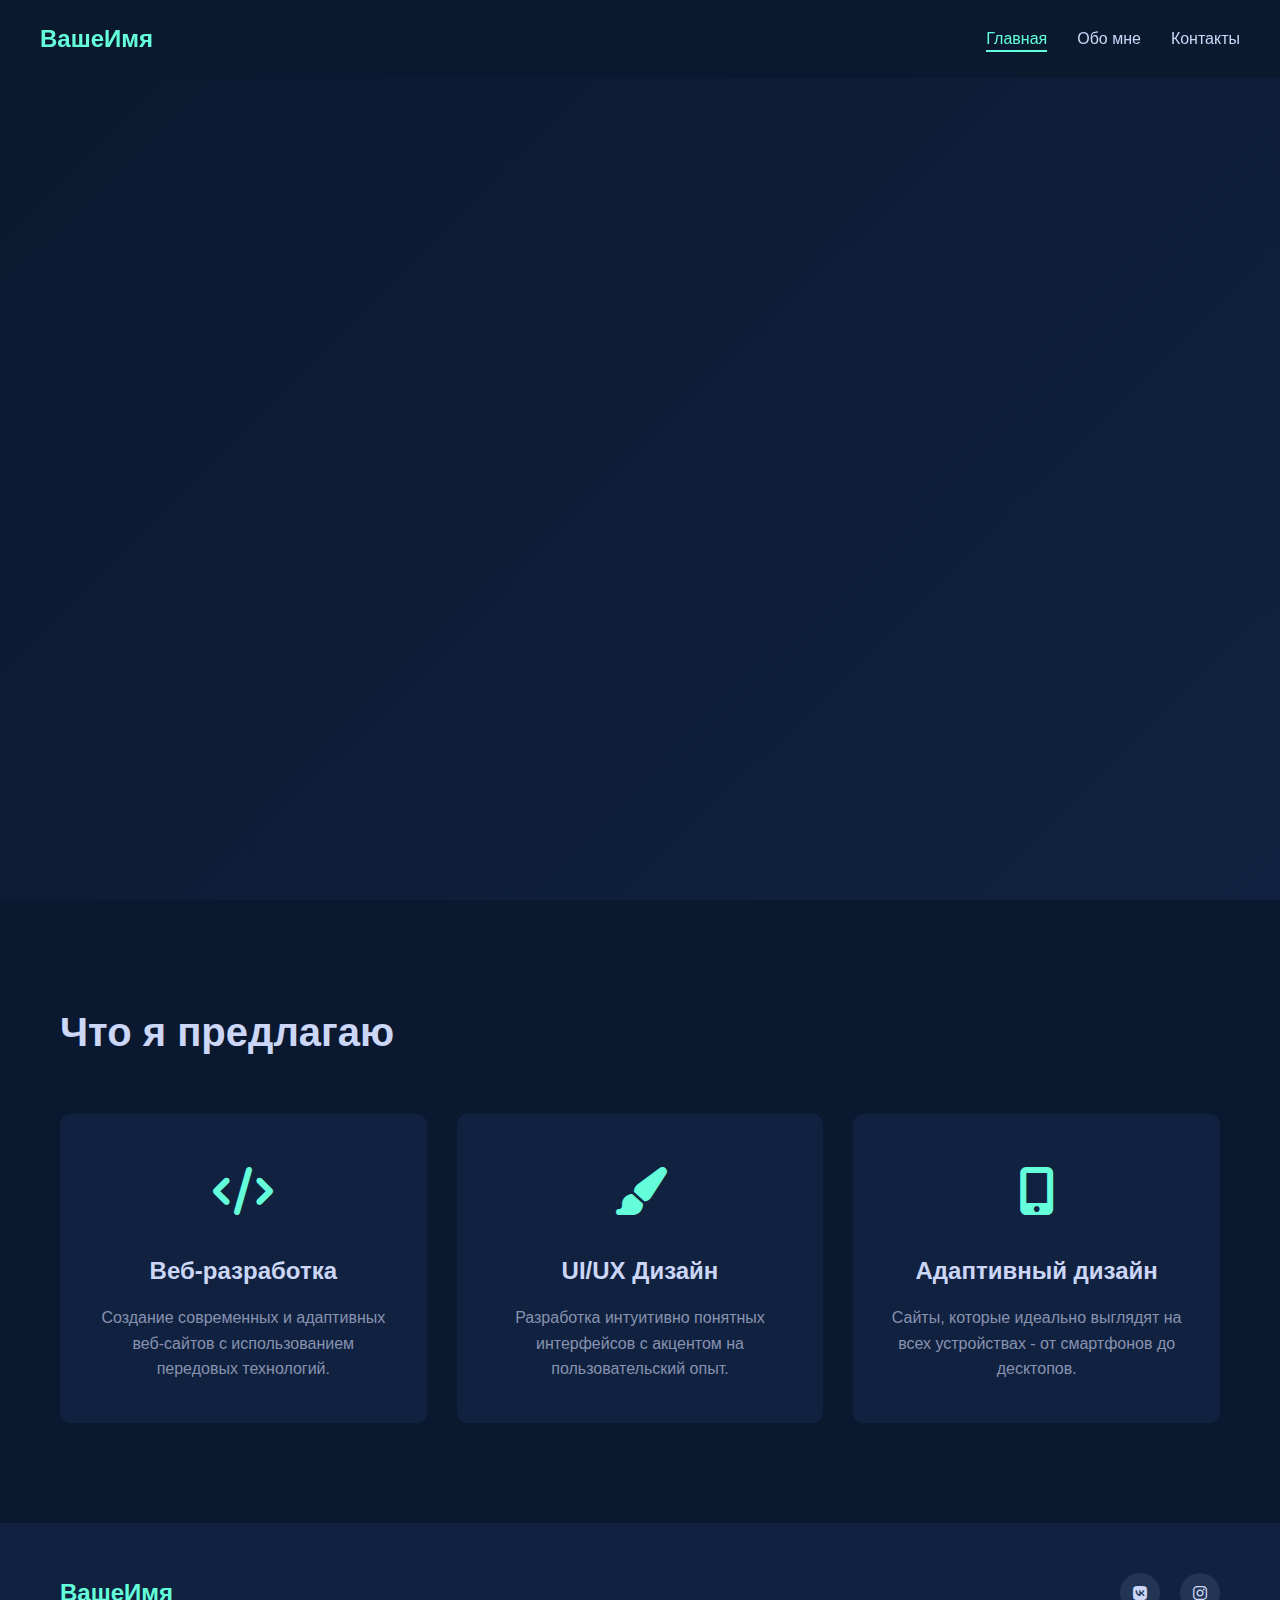
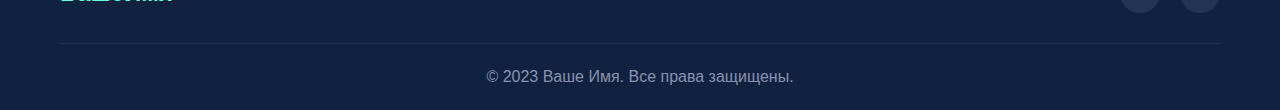
<file: index.html>
<!DOCTYPE html>
<html lang="ru">
<head>
    <meta charset="UTF-8">
    <meta name="viewport" content="width=device-width, initial-scale=1.0">
    <title>Главная | Сайт-визитка</title>
    <link rel="stylesheet" href="style.css">
    <link rel="stylesheet" href="https://cdnjs.cloudflare.com/ajax/libs/font-awesome/6.4.0/css/all.min.css">
</head>
<body>
    <header>
        <div class="container header-container">
            <a href="index.html" class="logo">ВашеИмя</a>
            <ul class="nav-links">
                <li><a href="index.html" class="active">Главная</a></li>
                <li><a href="about.html">Обо мне</a></li>
                <li><a href="contacts.html">Контакты</a></li>
            </ul>
        </div>
    </header>

    <section class="hero" id="home">
        <div class="hero-bg"></div>
        <div class="container">
            <div class="hero-content">
                <h1>Привет, я [Ваше Имя]</h1>
                <h2>Веб-разработчик & Дизайнер</h2>
                <p>Создаю современные и функциональные веб-сайты с уникальным дизайном и вниманием к деталям.</p>
                <div class="hero-buttons">
                    <a href="about.html" class="btn">Узнать больше</a>
                    <a href="contacts.html" class="btn btn-outline">Связаться</a>
                </div>
            </div>
        </div>
    </section>

    <section class="section features">
        <div class="container">
            <h2 class="section-title">Что я предлагаю</h2>
            <div class="features-grid">
                <div class="feature-card">
                    <div class="feature-icon">
                        <i class="fas fa-code"></i>
                    </div>
                    <h3>Веб-разработка</h3>
                    <p>Создание современных и адаптивных веб-сайтов с использованием передовых технологий.</p>
                </div>
                <div class="feature-card">
                    <div class="feature-icon">
                        <i class="fas fa-paint-brush"></i>
                    </div>
                    <h3>UI/UX Дизайн</h3>
                    <p>Разработка интуитивно понятных интерфейсов с акцентом на пользовательский опыт.</p>
                </div>
                <div class="feature-card">
                    <div class="feature-icon">
                        <i class="fas fa-mobile-alt"></i>
                    </div>
                    <h3>Адаптивный дизайн</h3>
                    <p>Сайты, которые идеально выглядят на всех устройствах - от смартфонов до десктопов.</p>
                </div>
            </div>
        </div>
    </section>

    <footer>
        <div class="container">
            <div class="footer-content">
                <a href="index.html" class="logo">ВашеИмя</a>
                <div class="social-links">
                    <a href="#" class="social-link"><i class="fab fa-vk"></i></a>
                    <a href="#" class="social-link"><i class="fab fa-instagram"></i></a>
                </div>
            </div>
            <div class="copyright">
                <p>&copy; 2023 Ваше Имя. Все права защищены.</p>
            </div>
        </div>
    </footer>

    <script src="script.js"></script>
</body>
</html>
</file>
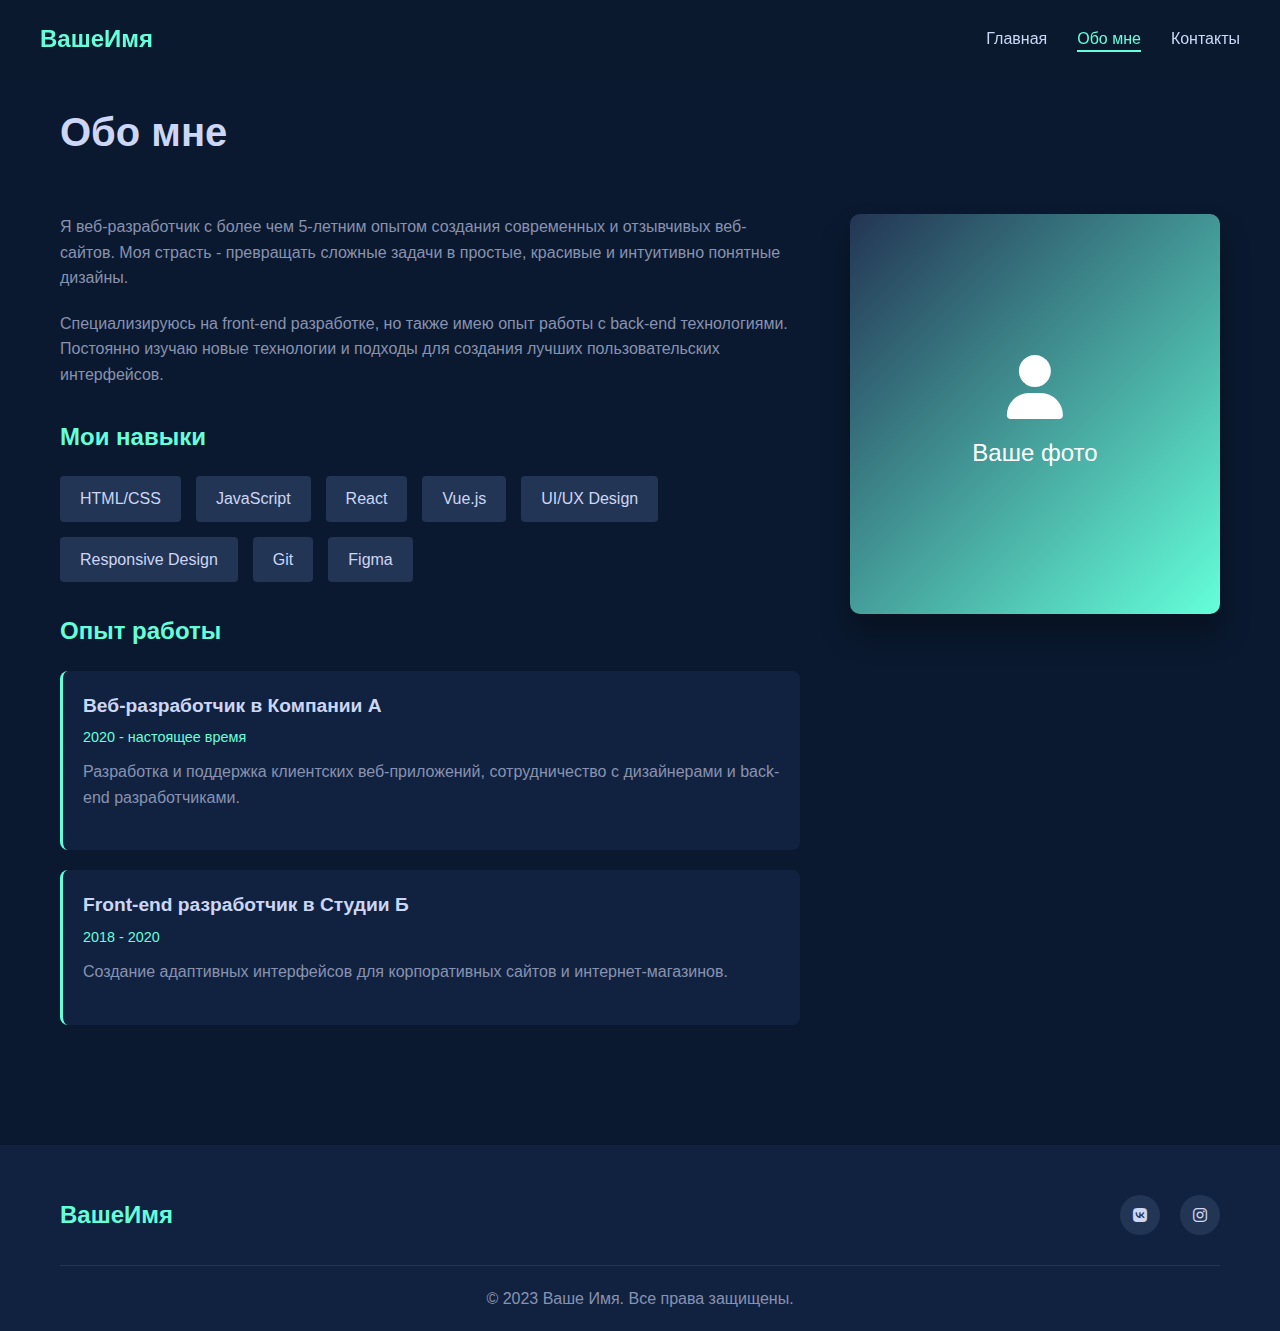
<file: about.html>
<!DOCTYPE html>
<html lang="ru">
<head>
    <meta charset="UTF-8">
    <meta name="viewport" content="width=device-width, initial-scale=1.0">
    <title>Обо мне | Сайт-визитка</title>
    <link rel="stylesheet" href="style.css">
    <link rel="stylesheet" href="https://cdnjs.cloudflare.com/ajax/libs/font-awesome/6.4.0/css/all.min.css">
</head>
<body>
    <header>
        <div class="container header-container">
            <a href="index.html" class="logo">ВашеИмя</a>
            <ul class="nav-links">
                <li><a href="index.html">Главная</a></li>
                <li><a href="about.html" class="active">Обо мне</a></li>
                <li><a href="contacts.html">Контакты</a></li>
            </ul>
        </div>
    </header>

    <section class="section about-page">
        <div class="container">
            <h2 class="section-title">Обо мне</h2>
            <div class="about-content">
                <div class="about-text">
                    <p>Я веб-разработчик с более чем 5-летним опытом создания современных и отзывчивых веб-сайтов. Моя страсть - превращать сложные задачи в простые, красивые и интуитивно понятные дизайны.</p>
                    <p>Специализируюсь на front-end разработке, но также имею опыт работы с back-end технологиями. Постоянно изучаю новые технологии и подходы для создания лучших пользовательских интерфейсов.</p>
                    
                    <h3>Мои навыки</h3>
                    <div class="skills">
                        <div class="skill">HTML/CSS</div>
                        <div class="skill">JavaScript</div>
                        <div class="skill">React</div>
                        <div class="skill">Vue.js</div>
                        <div class="skill">UI/UX Design</div>
                        <div class="skill">Responsive Design</div>
                        <div class="skill">Git</div>
                        <div class="skill">Figma</div>
                    </div>
                    
                    <h3>Опыт работы</h3>
                    <div class="experience">
                        <div class="exp-item">
                            <h4>Веб-разработчик в Компании А</h4>
                            <span class="exp-date">2020 - настоящее время</span>
                            <p>Разработка и поддержка клиентских веб-приложений, сотрудничество с дизайнерами и back-end разработчиками.</p>
                        </div>
                        <div class="exp-item">
                            <h4>Front-end разработчик в Студии Б</h4>
                            <span class="exp-date">2018 - 2020</span>
                            <p>Создание адаптивных интерфейсов для корпоративных сайтов и интернет-магазинов.</p>
                        </div>
                    </div>
                </div>
                <div class="about-image">
                    <div class="image-placeholder">
                        <i class="fas fa-user"></i>
                        <span>Ваше фото</span>
                    </div>
                </div>
            </div>
        </div>
    </section>

    <footer>
        <div class="container">
            <div class="footer-content">
                <a href="index.html" class="logo">ВашеИмя</a>
                <div class="social-links">
                    <a href="#" class="social-link"><i class="fab fa-vk"></i></a>
                    <a href="#" class="social-link"><i class="fab fa-instagram"></i></a>
                </div>
            </div>
            <div class="copyright">
                <p>&copy; 2023 Ваше Имя. Все права защищены.</p>
            </div>
        </div>
    </footer>

    <script src="script.js"></script>
</body>
</html>
</file>
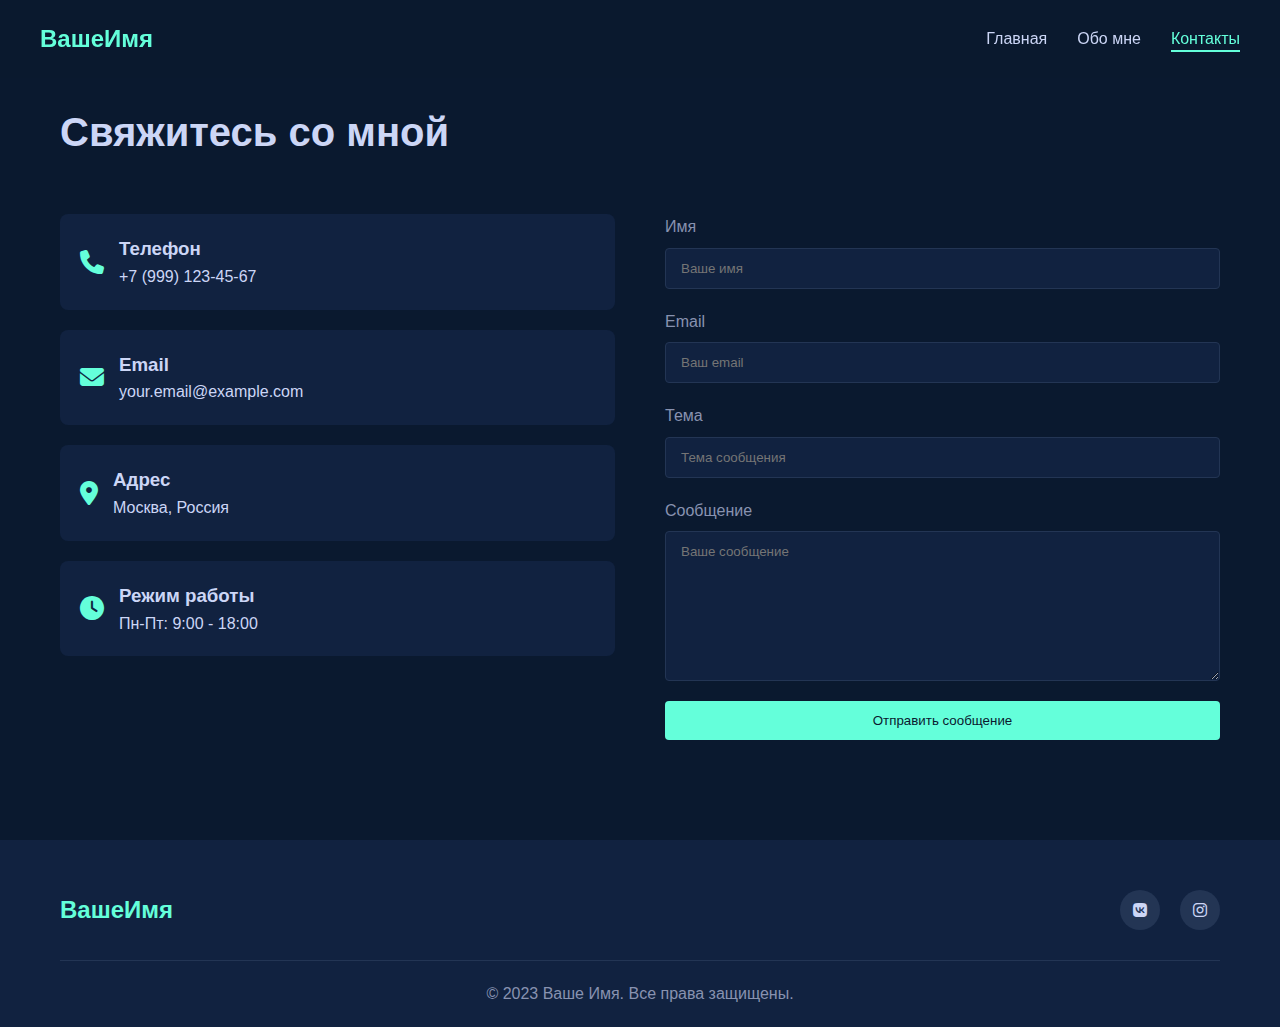
<file: contacts.html>
<!DOCTYPE html>
<html lang="ru">
<head>
    <meta charset="UTF-8">
    <meta name="viewport" content="width=device-width, initial-scale=1.0">
    <title>Контакты | Сайт-визитка</title>
    <link rel="stylesheet" href="style.css">
    <link rel="stylesheet" href="https://cdnjs.cloudflare.com/ajax/libs/font-awesome/6.4.0/css/all.min.css">
</head>
<body>
    <header>
        <div class="container header-container">
            <a href="index.html" class="logo">ВашеИмя</a>
            <ul class="nav-links">
                <li><a href="index.html">Главная</a></li>
                <li><a href="about.html">Обо мне</a></li>
                <li><a href="contacts.html" class="active">Контакты</a></li>
            </ul>
        </div>
    </header>

    <section class="section contact-page">
        <div class="container">
            <h2 class="section-title">Свяжитесь со мной</h2>
            <div class="contact-content">
                <div class="contact-info">
                    <div class="contact-item">
                        <i class="fas fa-phone contact-icon"></i>
                        <div>
                            <h3>Телефон</h3>
                            <p>+7 (999) 123-45-67</p>
                        </div>
                    </div>
                    <div class="contact-item">
                        <i class="fas fa-envelope contact-icon"></i>
                        <div>
                            <h3>Email</h3>
                            <p>your.email@example.com</p>
                        </div>
                    </div>
                    <div class="contact-item">
                        <i class="fas fa-map-marker-alt contact-icon"></i>
                        <div>
                            <h3>Адрес</h3>
                            <p>Москва, Россия</p>
                        </div>
                    </div>
                    <div class="contact-item">
                        <i class="fas fa-clock contact-icon"></i>
                        <div>
                            <h3>Режим работы</h3>
                            <p>Пн-Пт: 9:00 - 18:00</p>
                        </div>
                    </div>
                </div>
                <form class="contact-form">
                    <div class="form-group">
                        <label for="name">Имя</label>
                        <input type="text" id="name" class="form-control" placeholder="Ваше имя" required>
                    </div>
                    <div class="form-group">
                        <label for="email">Email</label>
                        <input type="email" id="email" class="form-control" placeholder="Ваш email" required>
                    </div>
                    <div class="form-group">
                        <label for="subject">Тема</label>
                        <input type="text" id="subject" class="form-control" placeholder="Тема сообщения">
                    </div>
                    <div class="form-group">
                        <label for="message">Сообщение</label>
                        <textarea id="message" class="form-control" placeholder="Ваше сообщение" required></textarea>
                    </div>
                    <button type="submit" class="btn btn-full">Отправить сообщение</button>
                </form>
            </div>
        </div>
    </section>

    <footer>
        <div class="container">
            <div class="footer-content">
                <a href="index.html" class="logo">ВашеИмя</a>
                <div class="social-links">
                    <a href="#" class="social-link"><i class="fab fa-vk"></i></a>
                    <a href="#" class="social-link"><i class="fab fa-instagram"></i></a>
                </div>
            </div>
            <div class="copyright">
                <p>&copy; 2023 Ваше Имя. Все права защищены.</p>
            </div>
        </div>
    </footer>

    <script src="script.js"></script>
</body>
</html>
</file>
<file: style.css>
* {
    margin: 0;
    padding: 0;
    box-sizing: border-box;
    font-family: 'Segoe UI', Tahoma, Geneva, Verdana, sans-serif;
}

:root {
    --dark-blue: #0a192f;
    --medium-blue: #112240;
    --light-blue: #233554;
    --accent: #64ffda;
    --text-light: #ccd6f6;
    --text-dark: #8892b0;
}

body {
    background-color: var(--dark-blue);
    color: var(--text-light);
    line-height: 1.6;
    overflow-x: hidden;
}

.container {
    max-width: 1200px;
    margin: 0 auto;
    padding: 0 20px;
}

/* Header */
header {
    position: fixed;
    width: 100%;
    top: 0;
    z-index: 1000;
    background-color: rgba(10, 25, 47, 0.9);
    backdrop-filter: blur(10px);
    transition: all 0.3s ease;
}

.header-container {
    display: flex;
    justify-content: space-between;
    align-items: center;
    padding: 20px 0;
}

.logo {
    font-size: 24px;
    font-weight: 700;
    color: var(--accent);
    text-decoration: none;
    transition: transform 0.3s ease;
}

.logo:hover {
    transform: scale(1.05);
}

.nav-links {
    display: flex;
    list-style: none;
}

.nav-links li {
    margin-left: 30px;
}

.nav-links a {
    color: var(--text-light);
    text-decoration: none;
    font-weight: 500;
    position: relative;
    transition: color 0.3s ease;
}

.nav-links a.active {
    color: var(--accent);
}

.nav-links a:hover {
    color: var(--accent);
}

.nav-links a::after {
    content: '';
    position: absolute;
    width: 0;
    height: 2px;
    bottom: -5px;
    left: 0;
    background-color: var(--accent);
    transition: width 0.3s ease;
}

.nav-links a:hover::after,
.nav-links a.active::after {
    width: 100%;
}

/* Hero Section */
.hero {
    height: 100vh;
    display: flex;
    align-items: center;
    position: relative;
    overflow: hidden;
    padding-top: 80px;
}

.hero-bg {
    position: absolute;
    top: 0;
    left: 0;
    width: 100%;
    height: 100%;
    background: linear-gradient(135deg, var(--dark-blue) 0%, var(--medium-blue) 100%);
    z-index: -2;
}

.hero-content {
    max-width: 800px;
    z-index: 1;
}

.hero h1 {
    font-size: 3.5rem;
    margin-bottom: 20px;
    opacity: 0;
    animation: fadeInUp 1s ease forwards;
}

.hero h2 {
    font-size: 2rem;
    color: var(--text-dark);
    margin-bottom: 30px;
    opacity: 0;
    animation: fadeInUp 1s ease 0.3s forwards;
}

.hero p {
    font-size: 1.2rem;
    margin-bottom: 40px;
    color: var(--text-dark);
    opacity: 0;
    animation: fadeInUp 1s ease 0.6s forwards;
}

.hero-buttons {
    display: flex;
    gap: 20px;
    opacity: 0;
    animation: fadeInUp 1s ease 0.9s forwards;
}

.btn {
    display: inline-block;
    padding: 12px 28px;
    background-color: transparent;
    color: var(--accent);
    border: 1px solid var(--accent);
    border-radius: 4px;
    text-decoration: none;
    font-weight: 500;
    transition: all 0.3s ease;
    cursor: pointer;
}

.btn:hover {
    background-color: rgba(100, 255, 218, 0.1);
    transform: translateY(-3px);
    box-shadow: 0 10px 20px rgba(0, 0, 0, 0.2);
}

.btn-outline {
    background-color: transparent;
}

.btn-full {
    background-color: var(--accent);
    color: var(--dark-blue);
    border: none;
}

.btn-full:hover {
    background-color: rgba(100, 255, 218, 0.9);
}

/* Section */
.section {
    padding: 100px 0;
}

.section-title {
    font-size: 2.5rem;
    margin-bottom: 50px;
    position: relative;
    display: inline-block;
}

.section-title::after {
    content: '';
    position: absolute;
    width: 100%;
    height: 2px;
    bottom: -10px;
    left: 0;
    background-color: var(--accent);
    transform: scaleX(0);
    transform-origin: left;
    transition: transform 0.5s ease;
}

.section-title:hover::after {
    transform: scaleX(1);
}

/* Features Section */
.features-grid {
    display: grid;
    grid-template-columns: repeat(auto-fit, minmax(300px, 1fr));
    gap: 30px;
}

.feature-card {
    background-color: var(--medium-blue);
    padding: 40px 30px;
    border-radius: 10px;
    text-align: center;
    transition: all 0.3s ease;
    border: 1px solid transparent;
}

.feature-card:hover {
    transform: translateY(-10px);
    border-color: var(--accent);
    box-shadow: 0 15px 30px rgba(0, 0, 0, 0.2);
}

.feature-icon {
    font-size: 3rem;
    color: var(--accent);
    margin-bottom: 20px;
}

.feature-card h3 {
    font-size: 1.5rem;
    margin-bottom: 15px;
}

.feature-card p {
    color: var(--text-dark);
}

/* About Page */
.about-content {
    display: grid;
    grid-template-columns: 2fr 1fr;
    gap: 50px;
    align-items: start;
}

.about-text h3 {
    font-size: 1.5rem;
    margin: 30px 0 15px;
    color: var(--accent);
}

.about-text p {
    margin-bottom: 20px;
    color: var(--text-dark);
}

.skills {
    display: flex;
    flex-wrap: wrap;
    gap: 15px;
    margin: 20px 0;
}

.skill {
    background-color: var(--light-blue);
    padding: 10px 20px;
    border-radius: 4px;
    transition: all 0.3s ease;
}

.skill:hover {
    background-color: var(--accent);
    color: var(--dark-blue);
    transform: translateY(-5px);
}

.experience {
    margin-top: 20px;
}

.exp-item {
    background-color: var(--medium-blue);
    padding: 20px;
    border-radius: 8px;
    margin-bottom: 20px;
    border-left: 3px solid var(--accent);
    transition: all 0.3s ease;
}

.exp-item:hover {
    transform: translateX(10px);
}

.exp-item h4 {
    font-size: 1.2rem;
    margin-bottom: 5px;
}

.exp-date {
    color: var(--accent);
    font-size: 0.9rem;
    display: block;
    margin-bottom: 10px;
}

.exp-item p {
    color: var(--text-dark);
}

.about-image {
    position: relative;
    border-radius: 10px;
    overflow: hidden;
    box-shadow: 0 20px 30px rgba(0, 0, 0, 0.3);
    transition: transform 0.5s ease;
}

.about-image:hover {
    transform: scale(1.03);
}

.image-placeholder {
    width: 100%;
    height: 400px;
    background: linear-gradient(135deg, var(--light-blue), var(--accent));
    display: flex;
    flex-direction: column;
    align-items: center;
    justify-content: center;
    color: white;
    font-size: 1.5rem;
}

.image-placeholder i {
    font-size: 4rem;
    margin-bottom: 15px;
}

/* Contact Page */
.contact-content {
    display: grid;
    grid-template-columns: 1fr 1fr;
    gap: 50px;
}

.contact-info {
    display: flex;
    flex-direction: column;
    gap: 20px;
}

.contact-item {
    display: flex;
    align-items: center;
    gap: 15px;
    padding: 20px;
    background-color: var(--medium-blue);
    border-radius: 8px;
    transition: all 0.3s ease;
}

.contact-item:hover {
    background-color: var(--light-blue);
    transform: translateX(10px);
}

.contact-icon {
    font-size: 1.5rem;
    color: var(--accent);
}

.contact-form {
    display: flex;
    flex-direction: column;
    gap: 20px;
}

.form-group {
    display: flex;
    flex-direction: column;
    gap: 8px;
}

.form-group label {
    color: var(--text-dark);
    font-weight: 500;
}

.form-control {
    padding: 12px 15px;
    background-color: var(--medium-blue);
    border: 1px solid var(--light-blue);
    border-radius: 4px;
    color: var(--text-light);
    transition: all 0.3s ease;
}

.form-control:focus {
    outline: none;
    border-color: var(--accent);
    box-shadow: 0 0 0 2px rgba(100, 255, 218, 0.2);
}

textarea.form-control {
    min-height: 150px;
    resize: vertical;
}

/* Footer */
footer {
    background-color: var(--medium-blue);
    padding: 50px 0 20px;
}

.footer-content {
    display: flex;
    justify-content: space-between;
    align-items: center;
    margin-bottom: 30px;
}

.social-links {
    display: flex;
    gap: 20px;
}

.social-link {
    display: flex;
    align-items: center;
    justify-content: center;
    width: 40px;
    height: 40px;
    background-color: var(--light-blue);
    border-radius: 50%;
    color: var(--text-light);
    text-decoration: none;
    transition: all 0.3s ease;
}

.social-link:hover {
    background-color: var(--accent);
    color: var(--dark-blue);
    transform: translateY(-5px);
}

.copyright {
    text-align: center;
    color: var(--text-dark);
    padding-top: 20px;
    border-top: 1px solid var(--light-blue);
}

/* Animations */
@keyframes fadeInUp {
    from {
        opacity: 0;
        transform: translateY(30px);
    }
    to {
        opacity: 1;
        transform: translateY(0);
    }
}

/* Responsive */
@media (max-width: 768px) {
    .nav-links {
        display: none;
    }

    .hero h1 {
        font-size: 2.5rem;
    }

    .hero h2 {
        font-size: 1.5rem;
    }

    .hero-buttons {
        flex-direction: column;
        align-items: flex-start;
    }

    .about-content,
    .contact-content {
        grid-template-columns: 1fr;
    }

    .footer-content {
        flex-direction: column;
        gap: 30px;
    }
    
    .features-grid {
        grid-template-columns: 1fr;
    }
}
</file>
